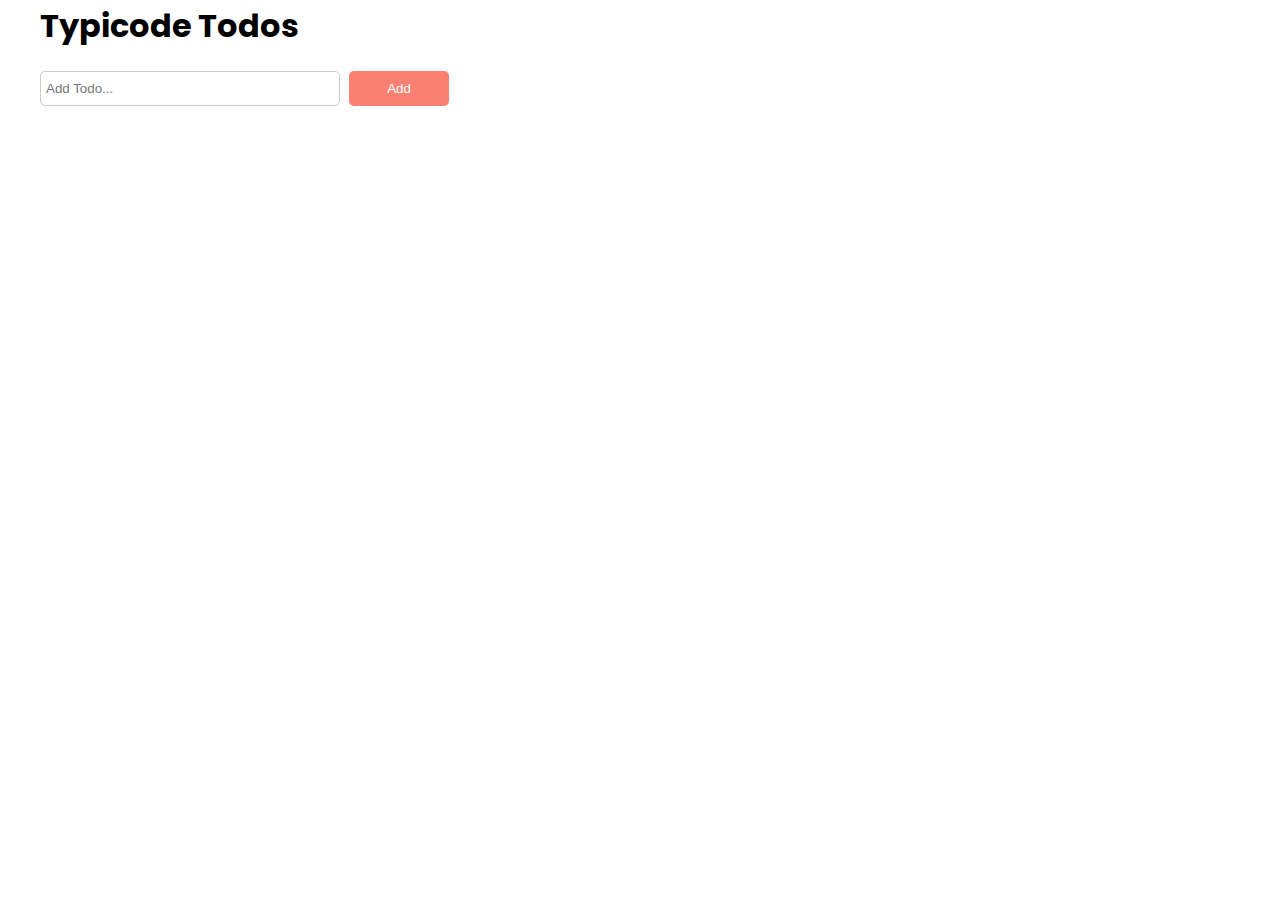
<file: Basic_todo/index.html>
<!DOCTYPE html>
<html lang="en">
  <head>
    <meta charset="UTF-8" />
    <meta http-equiv="X-UA-Compatible" content="IE=edge" />
    <meta name="viewport" content="width=device-width, initial-scale=1.0" />
    <link rel="stylesheet" href="style.css" />
    <title>Typicode Todos</title>
  </head>
  <body>
    <div class="container">
      <header>
        <h1>Typicode Todos</h1>
      </header>
      <main>
        <form id="todo-form">
          <input type="text" id="title" placeholder="Add Todo..." />
          <button type="submit">Add</button>
        </form>

        <div id="todo-list">
          <!-- <div>Take out trash</div>
          <div class="done">Take out trash</div> -->
        </div>
      </main>
    </div>

    <script src="./script.js"></script>
  </body>
</html>
</file>
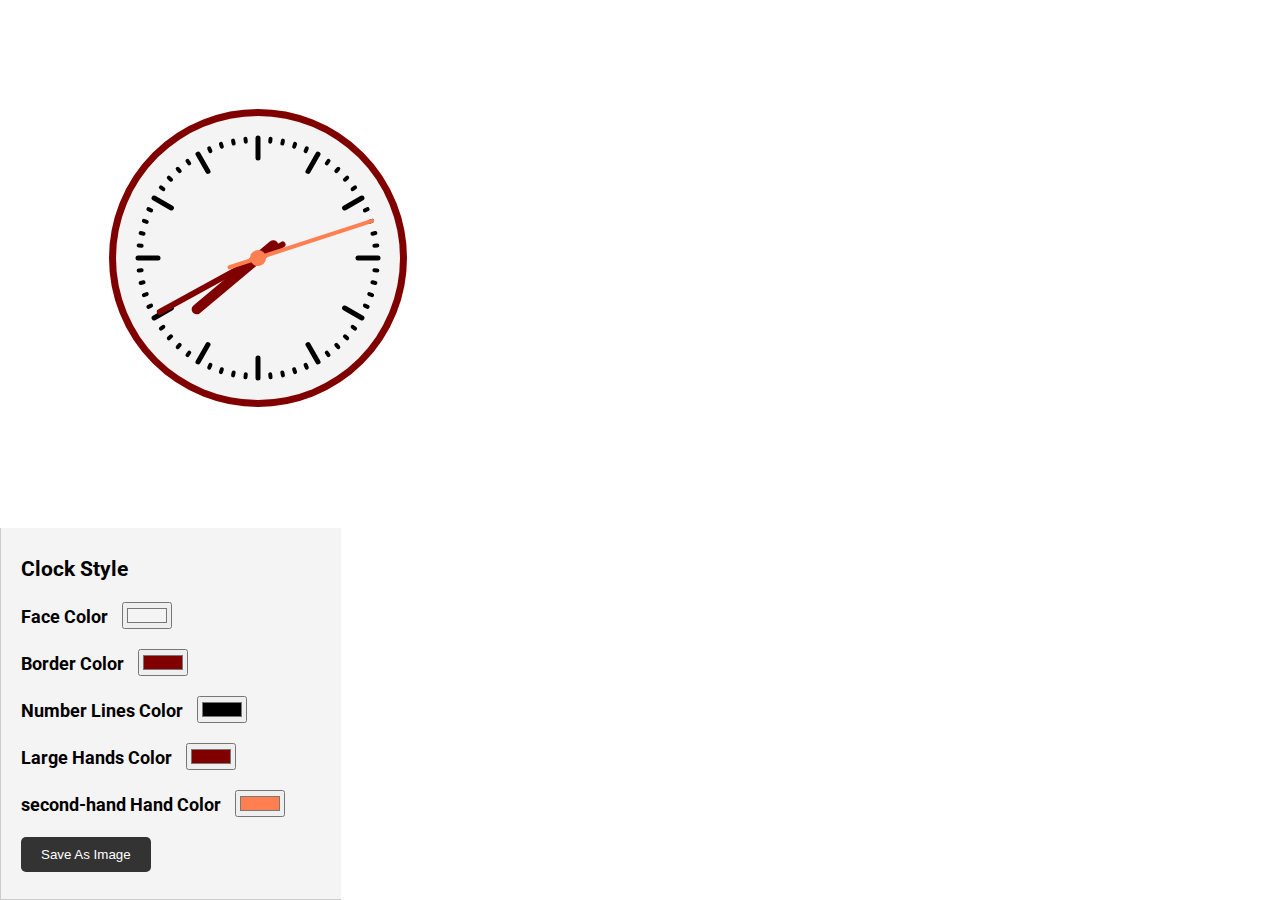
<file: Clock/index.html>
<!DOCTYPE html>
<html lang="en">
  <head>
    <meta charset="UTF-8" />
    <meta http-equiv="X-UA-Compatible" content="IE=edge" />
    <meta name="viewport" content="width=device-width, initial-scale=1.0" />
    <link rel="stylesheet" href="style.css" />
    <script src="app.js" defer></script>

    <title>Animated Clock Challenge</title>
  </head>
  <body>
    <div class="card">
      <h3>Clock Style</h3>
      <form>
        <div class="form-input">
          <label for="face-color">Face Color</label>
          <input type="color" value="#f4f4f4" id="face-color" />
        </div>
        <div class="form-input">
          <label for="border-color">Border Color</label>
          <input type="color" value="#800000" id="border-color" />
        </div>
        <div class="form-input">
          <label for="line-color">Number Lines Color</label>
          <input type="color" value="#000000" id="line-color" />
        </div>
        <div class="form-input">
          <label for="large-hand-color">Large Hands Color</label>
          <input type="color" value="#800000" id="large-hand-color" />
        </div>
        <div class="form-input">
          <label for="second-hand-color">second-hand Hand Color</label>
          <input type="color" value="#FF7F50" id="second-hand-color" />
        </div>
        <div class="form-input">
          <button id="save-btn" type="submit">Save As Image</button>
        </div>
      </form>
    </div>
    <canvas id="canvas" width="500" height="500"></canvas>
  </body>
</html>
</file>
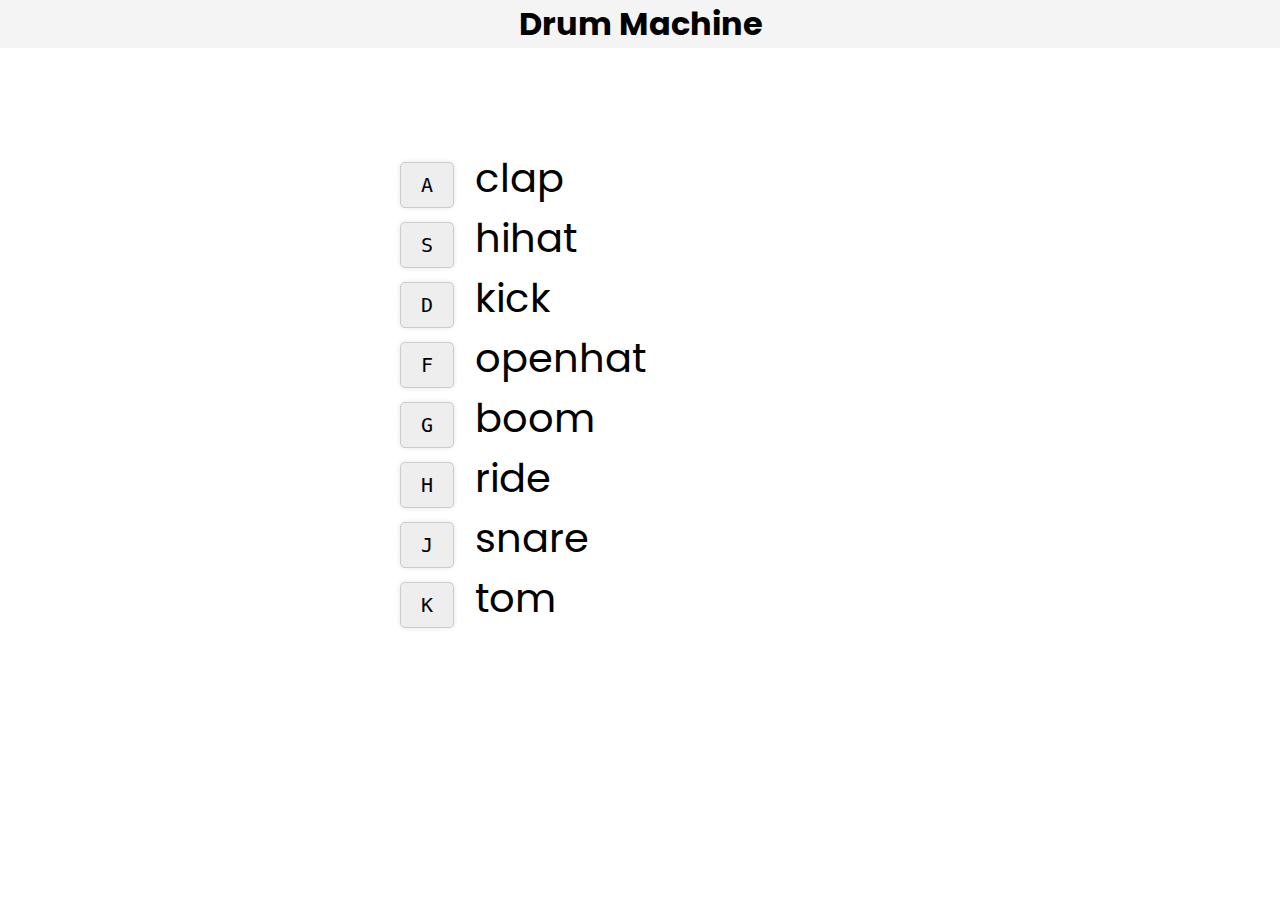
<file: drum-machine/index.html>
<!DOCTYPE html>
<html lang="en">
  <head>
    <meta charset="UTF-8" />
    <meta http-equiv="X-UA-Compatible" content="IE=edge" />
    <meta name="viewport" content="width=device-width, initial-scale=1.0" />
    <link rel="stylesheet" href="style.css" />
    <script src="script.js" defer></script>
    <title>Drum Machine</title>
  </head>
  <body>
    <header>
      <h1>Drum Machine</h1>
    </header>
    <div class="keys">
      <div data-key="65" class="key">
        <kbd>A</kbd>
        <span class="sound">clap</span>
      </div>
      <div data-key="83" class="key">
        <kbd>S</kbd>
        <span class="sound">hihat</span>
      </div>
      <div data-key="68" class="key">
        <kbd>D</kbd>
        <span class="sound">kick</span>
      </div>
      <div data-key="70" class="key">
        <kbd>F</kbd>
        <span class="sound">openhat</span>
      </div>
      <div data-key="71" class="key">
        <kbd>G</kbd>
        <span class="sound">boom</span>
      </div>
      <div data-key="72" class="key">
        <kbd>H</kbd>
        <span class="sound">ride</span>
      </div>
      <div data-key="74" class="key">
        <kbd>J</kbd>
        <span class="sound">snare</span>
      </div>
      <div data-key="75" class="key">
        <kbd>K</kbd>
        <span class="sound">tom</span>
      </div>
    </div>

    <audio data-key="65" src="sounds/clap.wav"></audio>
    <audio data-key="83" src="sounds/hihat.wav"></audio>
    <audio data-key="68" src="sounds/kick.wav"></audio>
    <audio data-key="70" src="sounds/openhat.wav"></audio>
    <audio data-key="71" src="sounds/boom.wav"></audio>
    <audio data-key="72" src="sounds/ride.wav"></audio>
    <audio data-key="74" src="sounds/snare.wav"></audio>
    <audio data-key="75" src="sounds/tom.wav"></audio>
  </body>
</html>
</file>
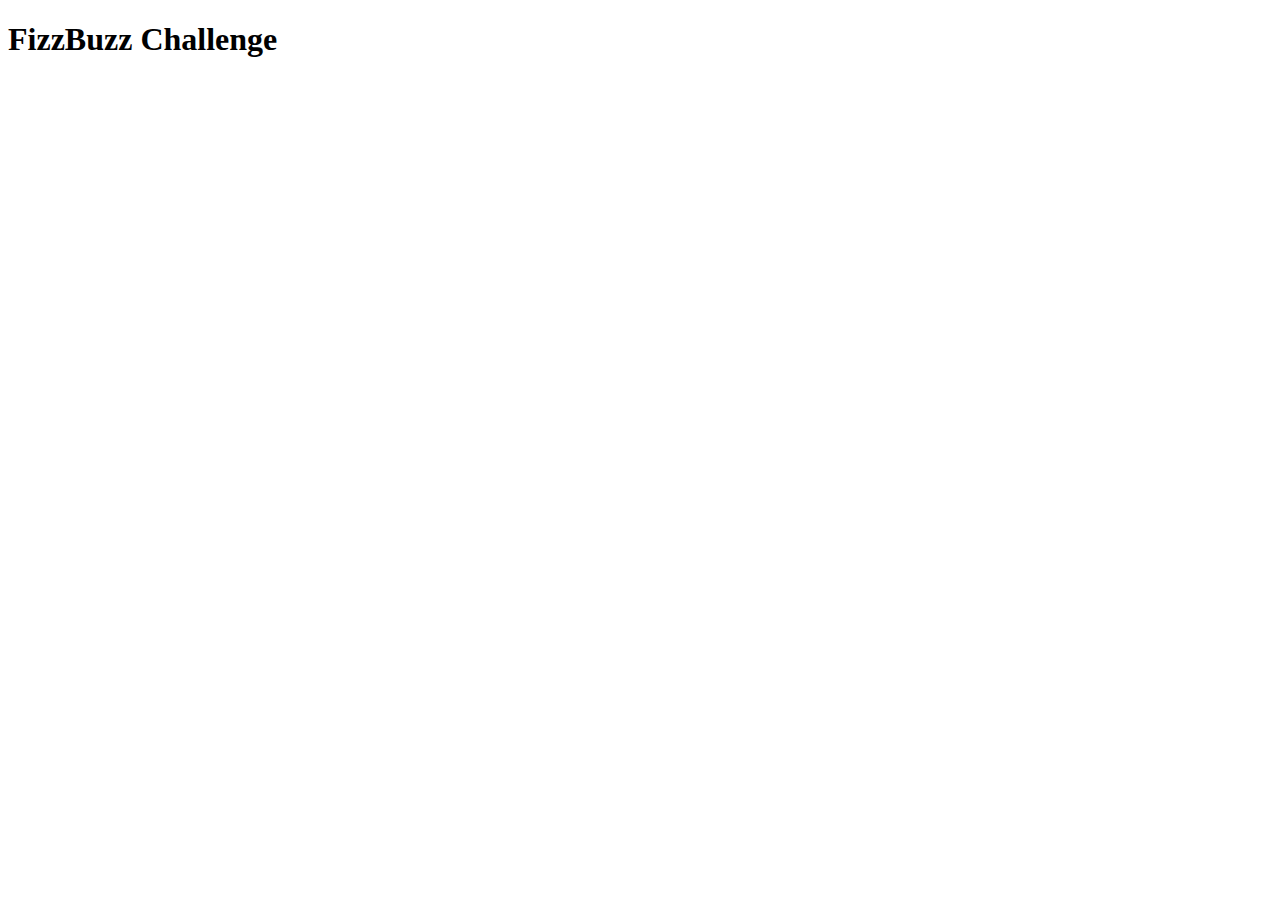
<file: FizzBuzz/index.html>
<!DOCTYPE html>
<html lang="en">
  <head>
    <meta charset="UTF-8" />
    <meta http-equiv="X-UA-Compatible" content="IE=edge" />
    <meta name="viewport" content="width=device-width, initial-scale=1.0" />
    <title>FizzBuzz Challenge</title>
  </head>
  <body>
    <h1>FizzBuzz Challenge</h1>

    <script src="script.js"></script>
  </body>
</html>
</file>
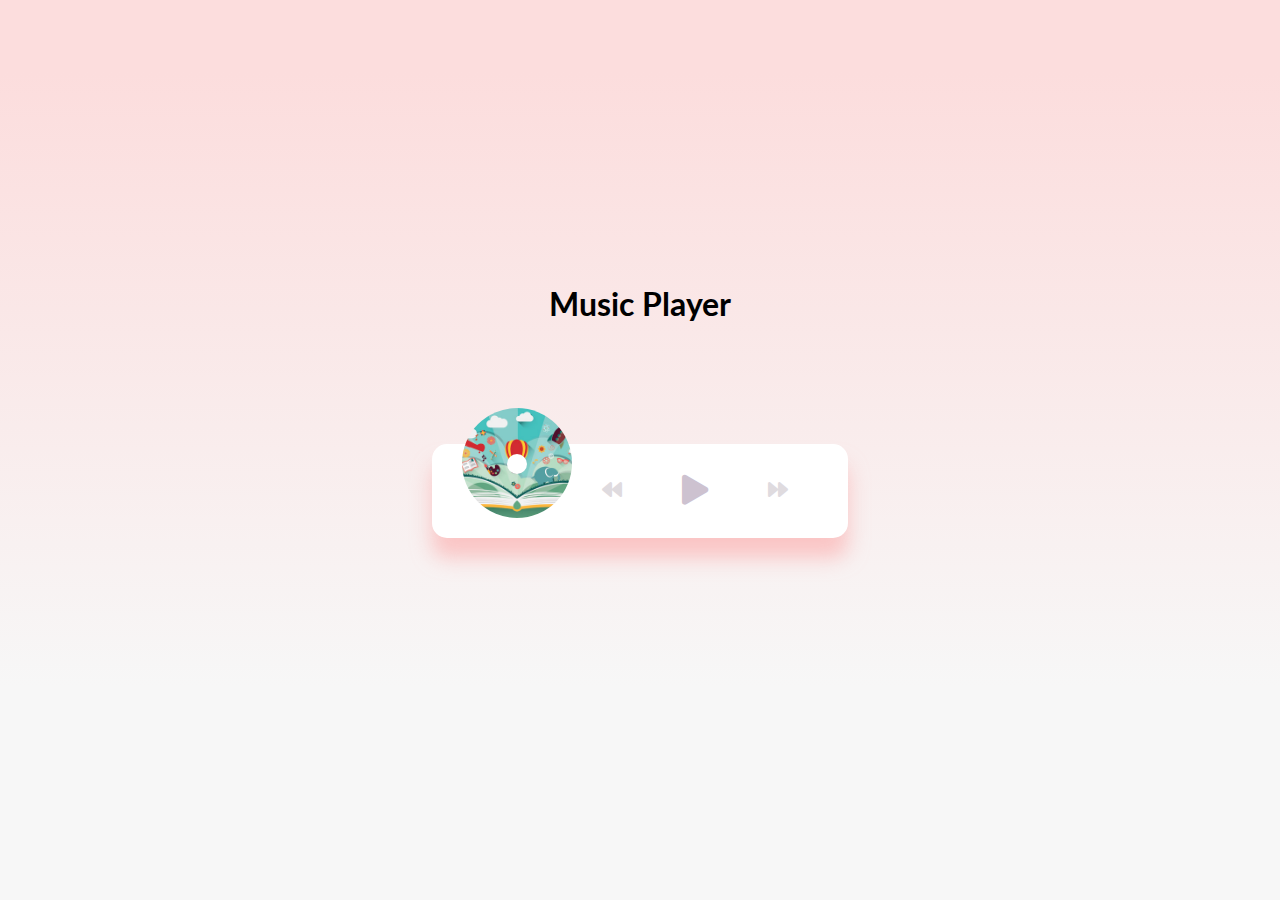
<file: music-player/index.html>
<!DOCTYPE html>
<html lang="en">
  <head>
    <meta charset="UTF-8" />
    <meta name="viewport" content="width=device-width, initial-scale=1.0" />
    <meta http-equiv="X-UA-Compatible" content="ie=edge" />
    <link
      rel="stylesheet"
      href="https://cdnjs.cloudflare.com/ajax/libs/font-awesome/5.10.2/css/all.min.css"
    />
    <link rel="stylesheet" href="style.css" />
    <script src="script.js" defer></script>
    <title>Music Player</title>
  </head>
  <body>
    <h1>Music Player</h1>

    <div class="music-container" id="music-container">
      <div class="music-info">
        <h4 id="title"></h4>
        <div class="progress-container" id="progress-container">
          <div class="progress" id="progress"></div>
        </div>
      </div>

      <audio src="music/ukulele.mp3" id="audio"></audio>

      <div class="img-container">
        <img src="images/ukulele.jpg" alt="music-cover" id="cover" />
      </div>
      <div class="navigation">
        <button id="prev" class="action-btn">
          <i class="fas fa-backward"></i>
        </button>
        <button id="play" class="action-btn action-btn-big">
          <i class="fas fa-play"></i>
        </button>
        <button id="next" class="action-btn">
          <i class="fas fa-forward"></i>
        </button>
      </div>
    </div>
  </body>
</html>
</file>
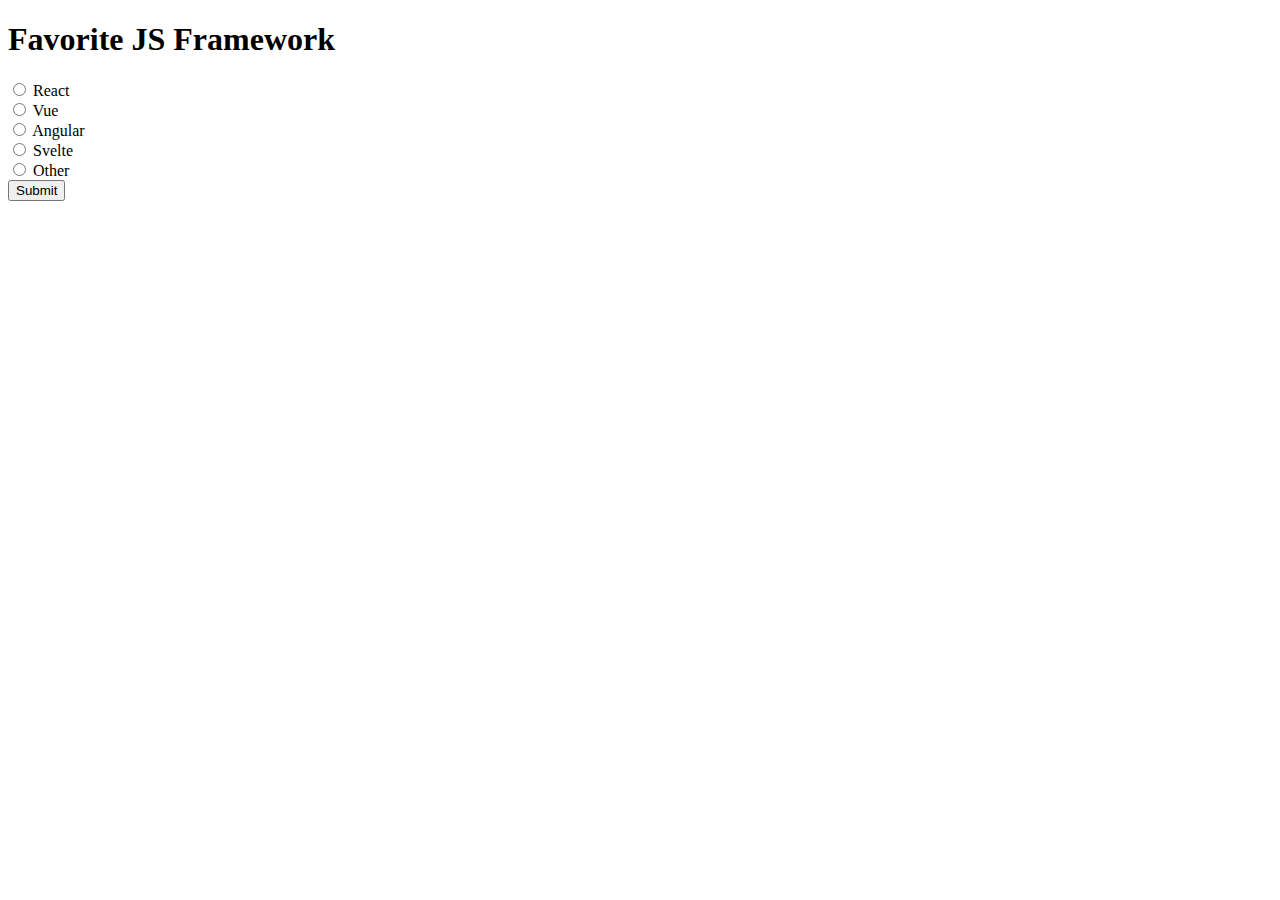
<file: poll-project/index.html>
<!DOCTYPE html>
<html lang="en">
  <head>
    <meta charset="UTF-8" />
    <meta http-equiv="X-UA-Compatible" content="IE=edge" />
    <meta name="viewport" content="width=device-width, initial-scale=1.0" />
    <link
      href="https://cdn.jsdelivr.net/npm/bootstrap@5.3.0-alpha1/dist/css/bootstrap.min.css"
      rel="stylesheet"
      integrity="sha384-GLhlTQ8iRABdZLl6O3oVMWSktQOp6b7In1Zl3/Jr59b6EGGoI1aFkw7cmDA6j6gD"
      crossorigin="anonymous"
    />
    <script src="script.js" defer></script>

    <title>Poll</title>
  </head>
  <body class="bg-light">
    <div class="card w-75 m-auto border-round mt-5 shadow-lg">
      <div class="card-header bg-primary text-white text-center">
        <h1>Favorite JS Framework</h1>
      </div>
      <div class="card-body p-5 fs-4">
        <form id="poll-form">
          <div class="form-check m-2 p-3 border-bottom">
            <input
              class="form-check-input"
              type="radio"
              name="poll-option"
              id="poll-option"
              value="React"
            />
            <label class="form-check-label" for="poll-option"> React </label>
          </div>
          <div class="form-check m-2 p-3 border-bottom">
            <input
              class="form-check-input"
              type="radio"
              name="poll-option"
              id="poll-option"
              value="Vue"
            />
            <label class="form-check-label" for="poll-option"> Vue </label>
          </div>
          <div class="form-check m-2 p-3 border-bottom">
            <input
              class="form-check-input"
              type="radio"
              name="poll-option"
              id="poll-option"
              value="Angular"
            />
            <label class="form-check-label" for="poll-option"> Angular </label>
          </div>

          <div class="form-check m-2 p-3 border-bottom">
            <input
              class="form-check-input"
              type="radio"
              name="poll-option"
              id="poll-option"
              value="Svelte"
            />
            <label class="form-check-label" for="poll-option"> Svelte </label>
          </div>

          <div class="form-check m-2 p-3">
            <input
              class="form-check-input"
              type="radio"
              name="poll-option"
              id="poll-option"
              value="Other"
            />
            <label class="form-check-label" for="poll-option"> Other </label>
          </div>

          <input
            type="submit"
            value="Submit"
            class="btn btn-dark btn-lg btn-block w-100 mt-5"
          />
        </form>

        <div id="results" class="m-4"></div>
      </div>
    </div>
  </body>
</html>
</file>
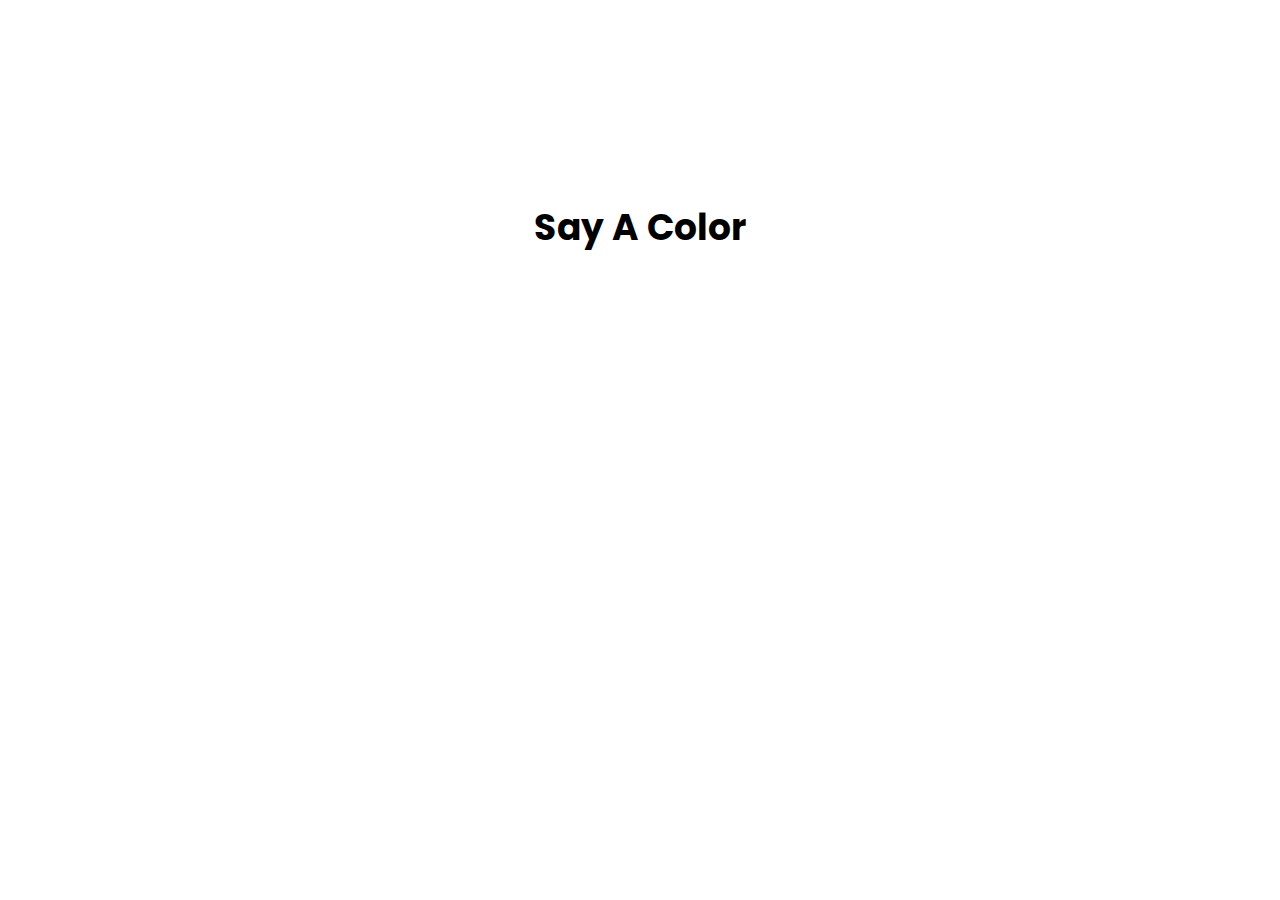
<file: Say-color/index.html>
<!DOCTYPE html>
<html lang="en">
  <head>
    <meta charset="UTF-8" />
    <meta name="viewport" content="width=device-width, initial-scale=1.0" />
    <meta http-equiv="X-UA-Compatible" content="ie=edge" />
    <title>Web Speech API</title>
    <script src="script.js" defer></script>
    <link rel="stylesheet" href="style.css" />
  </head>
  <body>
    <h1>Say A Color</h1>
  </body>
</html>
</file>
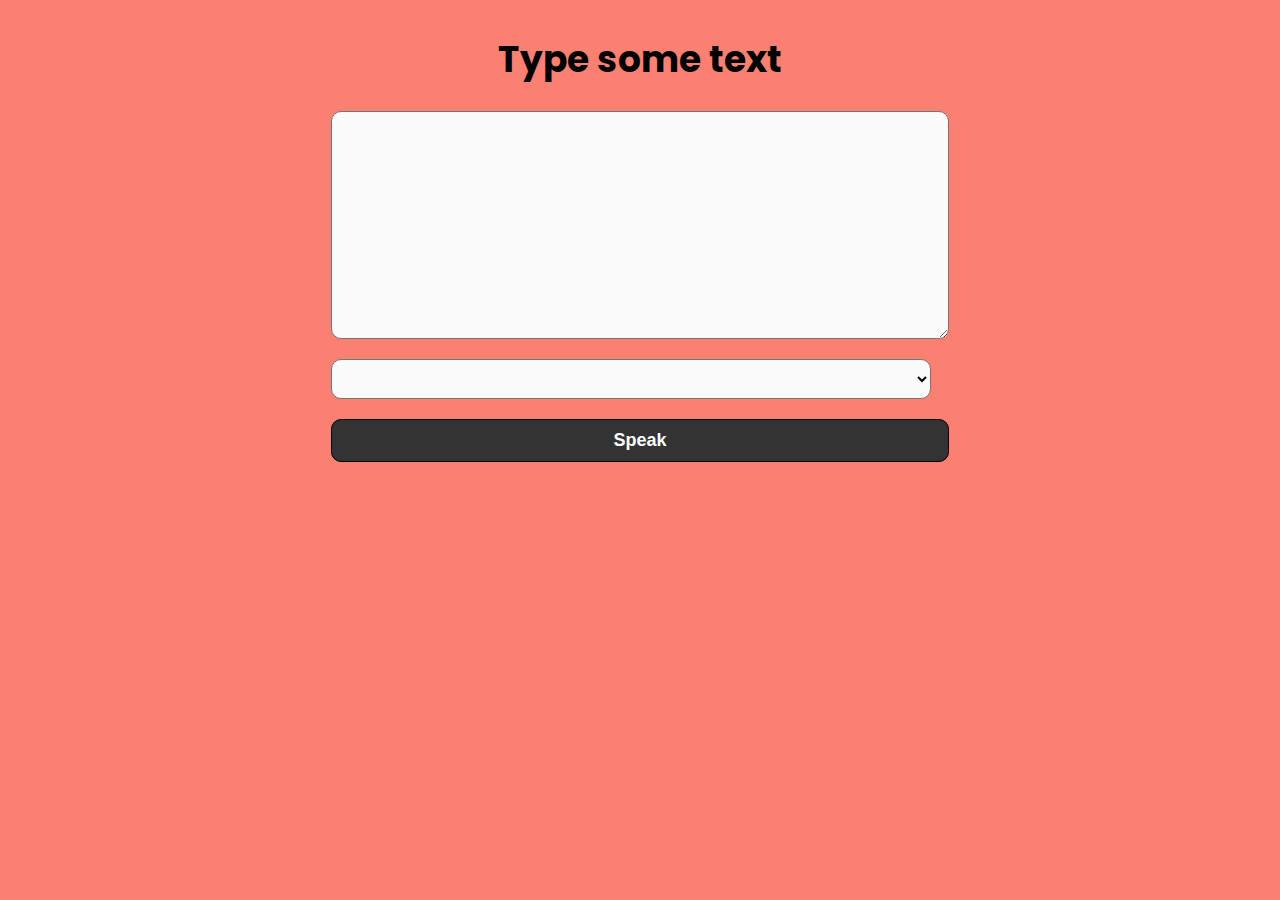
<file: text-to-speech/index.html>
<!DOCTYPE html>
<html lang="en">
  <head>
    <meta charset="UTF-8" />
    <meta name="viewport" content="width=device-width, initial-scale=1.0" />
    <meta http-equiv="X-UA-Compatible" content="ie=edge" />
    <title>Web Speech API</title>
    <script src="script.js" defer></script>
    <link rel="stylesheet" href="style.css" />
  </head>
  <body>
    <div class="container">
      <h1>Type some text</h1>
      <form id="form">
        <div>
          <textarea id="text-input" cols="30" rows="10"></textarea>
        </div>
        <div>
          <select id="voice-select"></select>
        </div>
        <button type="submit" class="btn">Speak</button>
      </form>
    </div>
  </body>
</html>
</file>
<file: Basic_todo/style.css>
@import url("https://fonts.googleapis.com/css2?family=Poppins:wght@300;400;600;700&display=swap");

*,
*:before,
*:after {
  box-sizing: border-box;
  padding: 0;
  margin: 0;
}

body {
  font-family: "Poppins";
  line-height: 1.6;
  padding: 0 40px;
}

header {
  margin-bottom: 20px;
}

button {
  padding: 10px;
  background: salmon;
  color: white;
  border-radius: 5px;
  width: 100px;
  border: none;
}

input[type="text"] {
  padding: 5px;
  border-radius: 5px;
  width: 300px;
  height: 35px;
  border: 1px #ccc solid;
  margin-right: 5px;
}

#todo-list {
  display: flex;
  flex-wrap: wrap;
  margin-top: 20px;
}

#todo-list > div {
  border: 1px #666 solid;
  padding: 10px;
  margin: 5px;
  cursor: pointer;
}

.done {
  background: #ccc;
}
</file>
<file: Clock/style.css>
@import url('https://fonts.googleapis.com/css2?family=Roboto:wght@300;400;700&display=swap');

body {
  font-family: 'Roboto', sans-serif;
  font-size: 18px;
}

button {
  background: #333;
  color: #fff;
  border: 0;
  padding: 10px 20px;
  border-radius: 5px;
  cursor: pointer;
}

.card {
  background: #f4f4f4;
  border-left: 1px solid #ccc;
  border-bottom: 1px solid #ccc;
  padding: 7px 20px;
  width: 300px;
  position: absolute;
  bottom: 0;
  left: 0;
}

.form-input {
  margin-bottom: 20px;
}

label {
  margin-right: 10px;
  font-weight: bold;
}
</file>
<file: drum-machine/style.css>
@import url('https://fonts.googleapis.com/css?family=Poppins:300,400,700');

html,
body {
  font-family: 'Poppins', sans-serif;
  margin: 0;
  padding: 0;
}

header {
  background: #f4f4f4;
}

h1 {
  margin: 0;
  padding: 0;
  text-align: center;
}

.keys {
  font-size: 40px;
  width: 500px;
  margin: 100px auto;
}

.keys kbd {
  display: inline-block;
  padding: 10px 20px;
  margin: 0 10px;
  border: 1px solid #ccc;
  border-radius: 5px;
  background: #eee;
  box-shadow: 0 0 5px rgba(0, 0, 0, 0.1);
  font-size: 20px;
  font-weight: 300;
}

.keys .playing kbd {
  transform: scale(1.2);
  transition: all 0.07s;
}
</file>
<file: music-player/style.css>
@import url('https://fonts.googleapis.com/css?family=Lato&display=swap');

* {
  box-sizing: border-box;
}

body {
  background-image: linear-gradient(
    0deg,
    rgba(247, 247, 247, 1) 23.8%,
    rgba(252, 221, 221, 1) 92%
  );
  height: 100vh;
  display: flex;
  flex-direction: column;
  align-items: center;
  justify-content: center;
  font-family: 'Lato', sans-serif;
  margin: 0;
}

.music-container {
  background-color: #fff;
  border-radius: 15px;
  box-shadow: 0 20px 20px 0 rgba(252, 169, 169, 0.6);
  display: flex;
  padding: 20px 30px;
  position: relative;
  margin: 100px 0;
  z-index: 10;
}

.img-container {
  position: relative;
  width: 110px;
}

.img-container::after {
  content: '';
  background-color: #fff;
  border-radius: 50%;
  position: absolute;
  bottom: 100%;
  left: 50%;
  width: 20px;
  height: 20px;
  transform: translate(-50%, 50%);
}

.img-container img {
  border-radius: 50%;
  object-fit: cover;
  height: 110px;
  width: inherit;
  position: absolute;
  bottom: 0;
  left: 0;
  animation: rotate 3s linear infinite;

  animation-play-state: paused;
}

.music-container.play .img-container img {
  animation-play-state: running;
}

@keyframes rotate {
  from {
    transform: rotate(0deg);
  }

  to {
    transform: rotate(360deg);
  }
}

.navigation {
  display: flex;
  align-items: center;
  justify-content: center;
  z-index: 1;
}

.action-btn {
  background-color: #fff;
  border: 0;
  color: #dfdbdf;
  font-size: 20px;
  cursor: pointer;
  padding: 10px;
  margin: 0 20px;
}

.action-btn.action-btn-big {
  color: #cdc2d0;
  font-size: 30px;
}

.action-btn:focus {
  outline: 0;
}

.music-info {
  background-color: rgba(255, 255, 255, 0.5);
  border-radius: 15px 15px 0 0;
  position: absolute;
  top: 0;
  left: 20px;
  width: calc(100% - 40px);
  padding: 10px 10px 10px 150px;
  opacity: 0;
  transform: translateY(0%);
  transition: transform 0.3s ease-in, opacity 0.3s ease-in;
  z-index: 0;
}

.music-container.play .music-info {
  opacity: 1;
  transform: translateY(-100%);
}

.music-info h4 {
  margin: 0;
}

.progress-container {
  background: #fff;
  border-radius: 5px;
  cursor: pointer;
  margin: 10px 0;
  height: 4px;
  width: 100%;
}

.progress {
  background-color: #fe8daa;
  border-radius: 5px;
  height: 100%;
  width: 0%;
  transition: width 0.1s linear;
}
</file>
<file: Say-color/style.css>
@import url('https://fonts.googleapis.com/css?family=Poppins:400,500,600,700,800,900&display=swap');

body {
  font-family: 'Poppins', sans-serif;
  font-size: 18px;
}

h1 {
  text-align: center;
  margin-top: 200px;
}
</file>
<file: text-to-speech/style.css>
@import url('https://fonts.googleapis.com/css?family=Poppins:400,500,600,700,800,900&display=swap');

body {
  font-family: 'Poppins', sans-serif;
  font-size: 18px;
  background: salmon;
}

.container {
  width: 100%;
  max-width: 600px;
  margin: 0 auto;
  display: flex;
  flex-direction: column;
  align-items: center;
  justify-content: center;
  text-align: center;
}

#text-input,
#voice-select {
  display: block;
  width: 600px;
  border-radius: 10px;
  background: #fafafa;
  margin-bottom: 20px;
  font-size: inherit;
  padding: 8px;
  outline: none;
}

#voice-select {
  height: 40px;
}

.btn {
  display: inline-block;
  padding: 10px 20px;
  border-radius: 10px;
  font-size: 18px;
  width: 100%;
  background: #333;
  border: 1px solid #000;
  text-decoration: none;
  color: #fff;
  font-weight: 600;
  cursor: pointer;
}

.btn:hover {
  background: #000;
}
</file>
